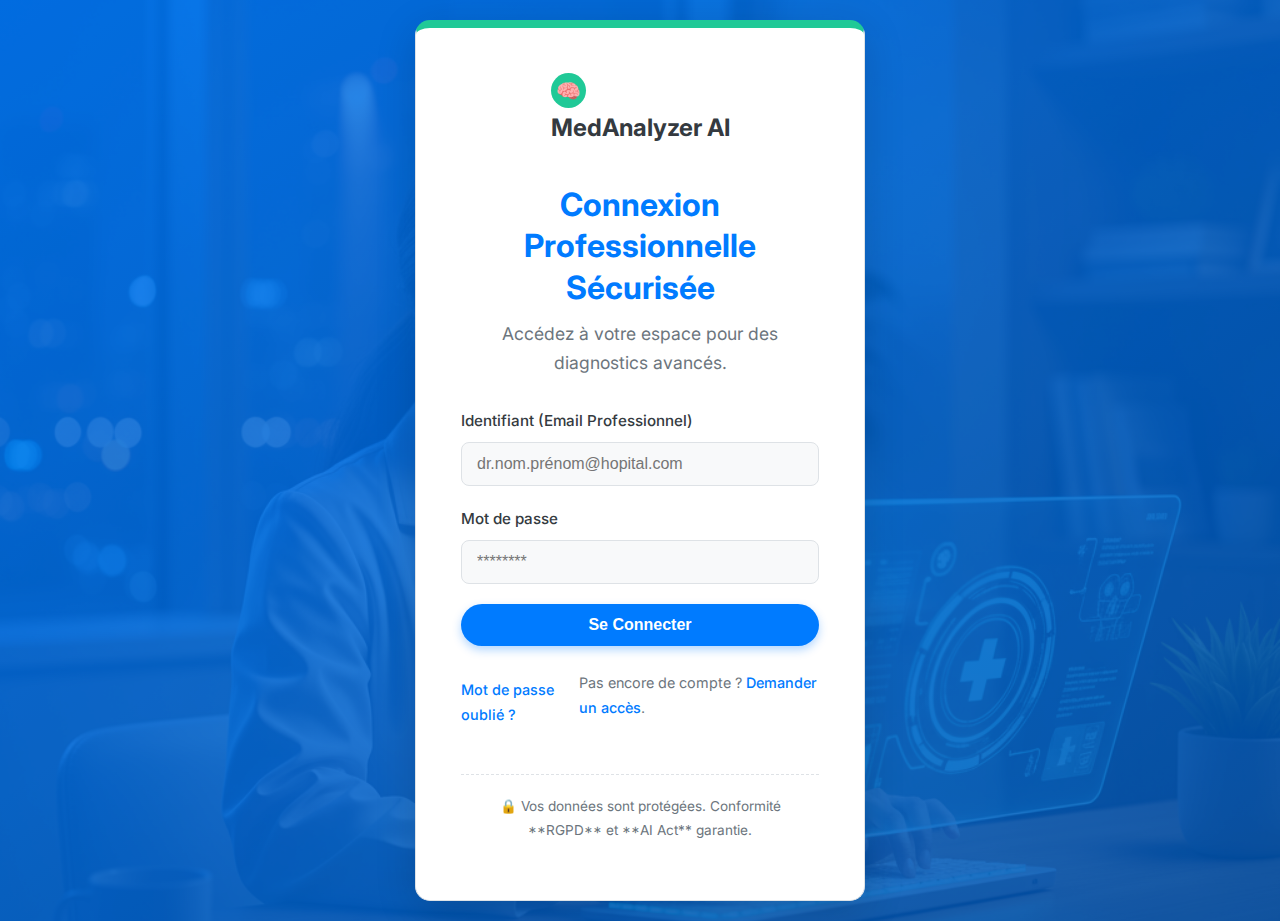
<file: frontend/auth.html>
<!DOCTYPE html>
<html lang="fr">
<head>
    <meta charset="UTF-8">
    <meta name="viewport" content="width=device-width, initial-scale=1.0">
    <title>Connexion - MedAnalyzer AI</title>
    <link rel="stylesheet" href="assets/css/style.css">
</head>
<body class="auth-body">
    <div class="auth-wrapper">
        <div class="auth-card card">
            <div class="logo auth-logo">
                <a href="index.html" class="logo-text">
                    <div class="logo-icon"></div> MedAnalyzer <span>AI</span>
                </a>
            </div>
            
            <h2 class="auth-title">Connexion Professionnelle Sécurisée</h2>
            <p class="auth-subtitle">Accédez à votre espace pour des diagnostics avancés.</p>
            
            <form class="login-form" action="dashboard.html">
                <div class="form-group">
                    <label for="id">Identifiant (Email Professionnel)</label>
                    <input type="email" id="id" name="id" required placeholder="dr.nom.prénom@hopital.com">
                </div>
                <div class="form-group">
                    <label for="password">Mot de passe</label>
                    <input type="password" id="password" name="password" required placeholder="********">
                </div>
                
                <button type="submit" class="btn btn-primary full-width mt-3">Se Connecter</button>
                
                <div class="auth-options mt-4">
                    <a href="#">Mot de passe oublié ?</a>
                    <p class="rgpd-note">Pas encore de compte ? <a href="#">Demander un accès</a>.</p>
                </div>
            </form>
            
            <p class="security-info mt-5">
                🔒 Vos données sont protégées. Conformité **RGPD** et **AI Act** garantie.
            </p>
        </div>
    </div>
    <style>
        /* Styles spécifiques à la page d'authentification */
        .auth-body {
            min-height: 100vh;
            display: flex;
            align-items: center;
            justify-content: center;
            background: linear-gradient(to right bottom, var(--color-primary-blue), #0056b3);
            position: relative;
            overflow: hidden;
        }

        .auth-body::before {
            content: '';
            position: absolute;
            top: 0;
            left: 0;
            width: 100%;
            height: 100%;
            background: url('assets/img/doctor_at_desk.jpg') no-repeat center center;
            background-size: cover;
            opacity: 0.15; /* Très légère opacité pour le fond */
            z-index: 0;
        }

        .auth-wrapper {
            position: relative;
            z-index: 1;
            padding: 20px;
        }
        
        .auth-card {
            max-width: 450px;
            width: 100%;
            padding: 45px;
            text-align: center;
            border-top: 8px solid var(--color-accent-turquoise); /* Accent sur le haut */
            background-color: var(--color-background-white);
            border-radius: 15px;
            box-shadow: 0 10px 40px rgba(0, 0, 0, 0.15);
        }

        .auth-logo {
            justify-content: center;
            margin-bottom: 35px;
            font-size: 1.5em;
        }
        
        .auth-logo .logo-icon {
            background-color: var(--color-accent-turquoise);
        }

        .auth-title {
            font-size: 2em;
            margin-bottom: 10px;
            color: var(--color-primary-blue);
        }
        
        .auth-subtitle {
            font-size: 1.1em;
            color: var(--color-text-light);
            margin-bottom: 30px;
        }
        
        .login-form {
            text-align: left;
        }

        .auth-options {
            display: flex;
            justify-content: space-between;
            align-items: center;
            margin-top: 25px;
            font-size: 0.9em;
            color: var(--color-text-light);
        }

        .auth-options a {
            color: var(--color-primary-blue);
            font-weight: 500;
        }
        
        .auth-options a:hover {
            color: var(--color-accent-turquoise);
        }

        .rgpd-note {
            color: var(--color-text-light);
        }
        
        .security-info {
            margin-top: 40px;
            font-size: 0.85em;
            color: var(--color-text-light);
            border-top: 1px dashed var(--color-border-light);
            padding-top: 20px;
        }
    </style>
</body>
</html>
</file>
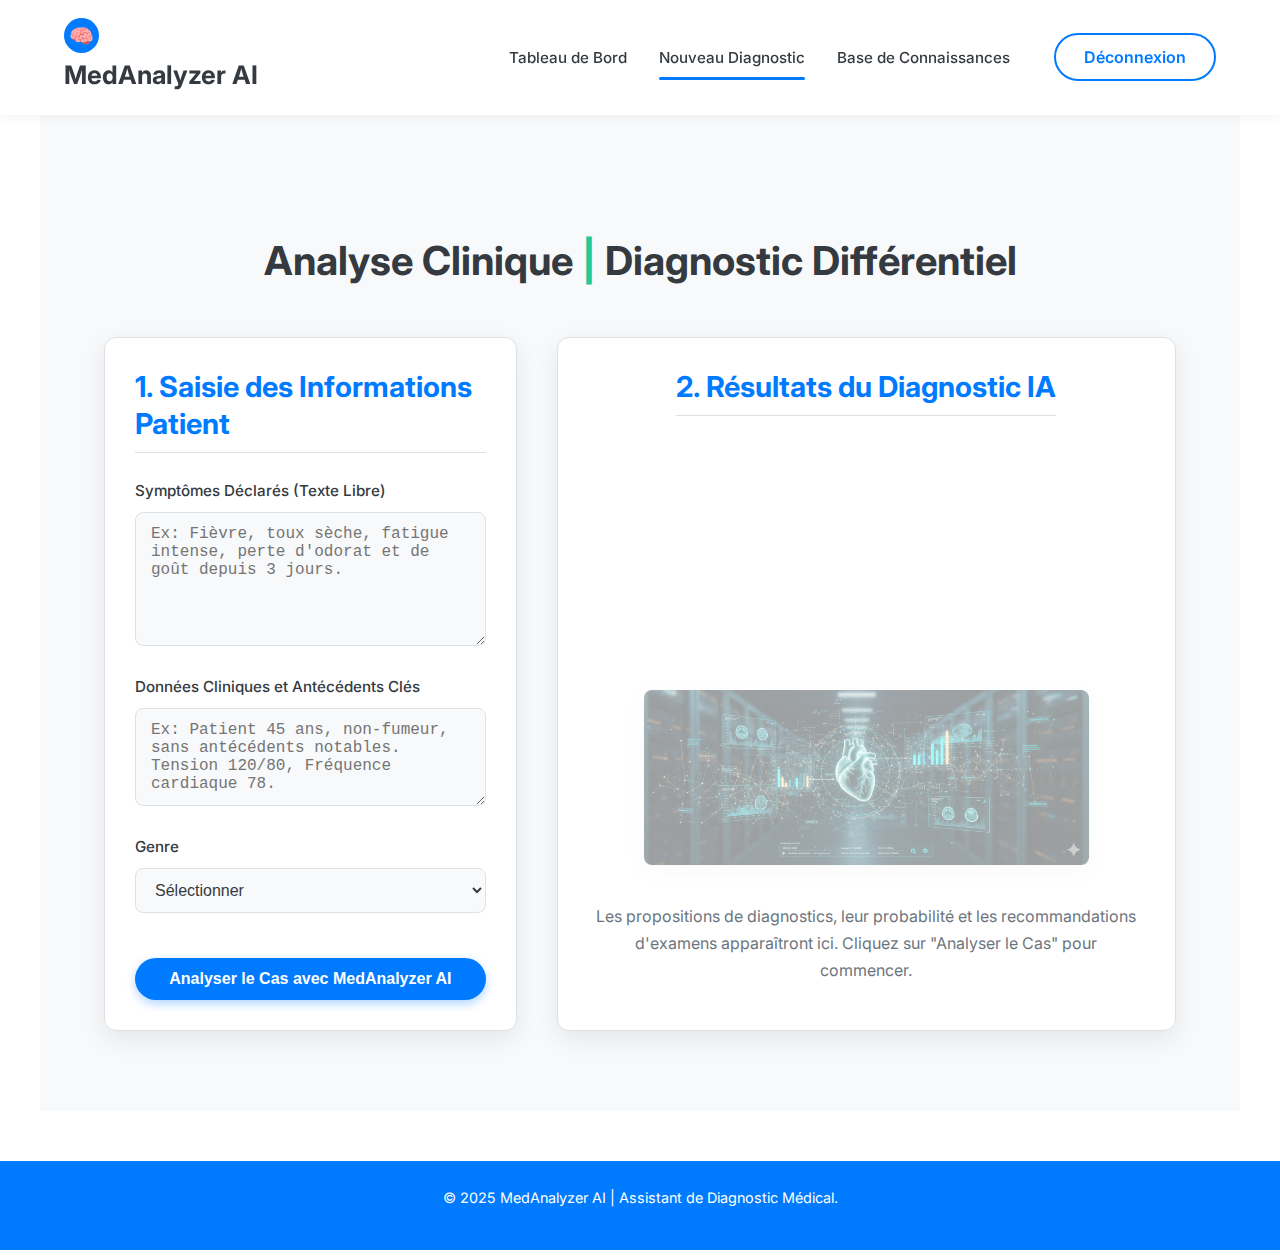
<file: frontend/diagnostic.html>
<!DOCTYPE html>
<html lang="fr">
<head>
    <meta charset="UTF-8">
    <meta name="viewport" content="width=device-width, initial-scale=1.0">
    <title>Diagnostic - MedAnalyzer AI</title>
    <link rel="stylesheet" href="assets/css/style.css">
</head>
<body>
    <header>
        <div class="logo">
            <a href="dashboard.html" class="logo-text">
                <div class="logo-icon"></div> MedAnalyzer <span>AI</span>
            </a>
        </div>
        <nav>
            <a href="dashboard.html">Tableau de Bord</a>
            <a href="#" class="active">Nouveau Diagnostic</a>
            <a href="#">Base de Connaissances</a>
            <a href="auth.html" class="btn btn-outline-primary cta-nav">Déconnexion</a>
        </nav>
    </header>

    <section class="diagnostic-main-section">
        <h2 class="section-title">Analyse Clinique <span style="color:var(--color-accent-turquoise);">|</span> Diagnostic Différentiel</h2>
        
        <div class="diagnostic-grid">
            <div class="data-input-panel card">
                <h3>1. Saisie des Informations Patient</h3>
                <form id="diagnostic-form">
                    <div class="form-group">
                        <label for="symptoms-text">Symptômes Déclarés (Texte Libre)</label>
                        <textarea id="symptoms-text" rows="6" placeholder="Ex: Fièvre, toux sèche, fatigue intense, perte d'odorat et de goût depuis 3 jours."></textarea>
                    </div>
                    
                    <div class="form-group">
                        <label for="structured-data">Données Cliniques et Antécédents Clés</label>
                        <textarea id="structured-data" rows="4" placeholder="Ex: Patient 45 ans, non-fumeur, sans antécédents notables. Tension 120/80, Fréquence cardiaque 78."></textarea>
                    </div>

                    <div class="form-group">
                        <label for="gender">Genre</label>
                        <select id="gender">
                            <option value="">Sélectionner</option>
                            <option value="male">Homme</option>
                            <option value="female">Femme</option>
                            <option value="other">Autre</option>
                        </select>
                    </div>
                    
                    <button type="submit" class="btn btn-primary full-width analyze-btn mt-4">
                        Analyser le Cas avec MedAnalyzer AI
                    </button>
                </form>
            </div>
            
            <div class="results-panel card">
                <h3>2. Résultats du Diagnostic IA</h3>
                
                <div id="loading-state" style="text-align:center; display:none;">
                    <p style="color:var(--color-primary-blue); font-weight: 500;">
                        Analyse intelligente en cours... Votre diagnostic sera prêt en un instant.
                    </p>
                    <div class="loader"></div>
                </div>

                <div id="initial-state">
                    <img src="assets/img/data_vis_ai.jpg" alt="Visualisation de données IA" class="initial-result-image">
                    <p style="color:var(--color-text-light); margin-top:30px;">
                        Les propositions de diagnostics, leur probabilité et les recommandations d'examens
                        apparaîtront ici. Cliquez sur "Analyser le Cas" pour commencer.
                    </p>
                </div>

                <div id="results-display" style="display:none; margin-top: 20px;">
                    <div class="top-result">
                        <span class="confidence-badge">Confiance IA: <span id="confidence-score">92.5%</span></span>
                        <h4 class="text-light">Diagnostic Principal Probable</h4>
                        <h1 class="main-diagnosis">COVID-19 (Classification ICD-10 U07.1)</h1>
                    </div>

                    <div class="differential-list mt-4">
                        <h5 class="text-dark">Autres Diagnostiques Différentiels :</h5>
                        <ul>
                            <li>Syndrome Grippal Sévère <span class="prob-tag secondary">68%</span></li>
                            <li>Rhinite Virale Aiguë <span class="prob-tag low">30%</span></li>
                            <li>Bronchite Aiguë <span class="prob-tag low">15%</span></li>
                        </ul>
                    </div>

                    <div class="action-group mt-5">
                        <a href="explicabilite.html" class="btn btn-secondary">Comprendre le Diagnostic (Explicabilité)</a>
                        <button class="btn btn-outline-primary">Recommandations d'Examens Complémentaires</button>
                    </div>
                </div>
            </div>
        </div>
    </section>

    <footer>
        <p>&copy; 2025 MedAnalyzer AI | Assistant de Diagnostic Médical.</p>
    </footer>

    <style>
        /* Styles spécifiques à la page de diagnostic */
        .diagnostic-main-section {
            padding-top: 120px;
            background-color: var(--color-background-lightgrey);
        }
        
        .diagnostic-main-section .section-title {
            color: var(--color-text-dark);
        }

        .diagnostic-grid {
            display: grid;
            grid-template-columns: 1.2fr 1.8fr; /* Saisie un peu moins large, Résultats plus large */
            gap: 40px;
        }

        .data-input-panel h3, .results-panel h3 {
            color: var(--color-primary-blue);
            margin-bottom: 25px;
            padding-bottom: 10px;
            border-bottom: 1px solid var(--color-border-light);
        }

        .data-input-panel {
            min-height: 650px; /* Pour unifier la hauteur */
        }
        
        .results-panel {
            text-align: center;
            display: flex;
            flex-direction: column;
            justify-content: space-between;
            align-items: center;
        }

        .analyze-btn {
            margin-top: 25px;
        }

        .initial-result-image {
            max-width: 80%;
            margin-top: 20px;
            opacity: 0.4;
            border-radius: 8px;
            box-shadow: 0 5px 20px rgba(0, 0, 0, 0.05);
        }

        /* Résultats affichés */
        #results-display {
            width: 100%;
            display: flex;
            flex-direction: column;
            align-items: center;
        }

        .top-result {
            margin-bottom: 30px;
            padding: 25px;
            background-color: var(--color-background-white);
            border: 2px solid var(--color-primary-blue);
            border-radius: 12px;
            box-shadow: 0 8px 20px rgba(0, 123, 255, 0.15);
            width: 100%;
        }

        .confidence-badge {
            background-color: var(--color-accent-turquoise);
            color: white;
            padding: 5px 15px;
            border-radius: 50px;
            font-size: 0.9em;
            font-weight: 600;
            display: inline-block;
            margin-bottom: 15px;
        }

        .top-result h4 {
            font-weight: 400;
            color: var(--color-text-light);
            font-size: 1.1em;
            margin-bottom: 5px;
        }

        .main-diagnosis {
            color: var(--color-primary-blue);
            font-size: 2.5em;
            margin-top: 5px;
            font-weight: 700;
        }

        .differential-list {
            text-align: left;
            width: 100%;
        }

        .differential-list h5 {
            color: var(--color-text-dark);
            margin-bottom: 15px;
            font-size: 1.2em;
        }

        .differential-list ul {
            list-style: none;
            padding-left: 0;
        }
        
        .differential-list li {
            background-color: var(--color-background-white);
            padding: 12px 20px;
            margin-bottom: 10px;
            border-radius: 8px;
            display: flex;
            justify-content: space-between;
            align-items: center;
            border: 1px solid var(--color-border-light);
            box-shadow: 0 2px 8px rgba(0, 0, 0, 0.03);
            font-weight: 500;
            color: var(--color-text-dark);
        }

        .prob-tag {
            padding: 5px 12px;
            border-radius: 20px;
            font-size: 0.85em;
            font-weight: 600;
        }
        
        .prob-tag.low { background-color: #FEEBCF; color: #DC6900; } /* Orange doux */
        .prob-tag.secondary { background-color: #CCE5FF; color: var(--color-primary-blue); } /* Bleu doux */

        .action-group {
            display: flex;
            justify-content: space-around;
            width: 100%;
            gap: 20px;
        }
        
        /* Loader */
        .loader {
            border: 5px solid var(--color-border-light);
            border-top: 5px solid var(--color-primary-blue);
            border-radius: 50%;
            width: 40px;
            height: 40px;
            animation: spin 1s linear infinite;
            margin: 30px auto;
        }

        @keyframes spin {
            0% { transform: rotate(0deg); }
            100% { transform: rotate(360deg); }
        }
    </style>
    
    <script>
        document.getElementById('diagnostic-form').addEventListener('submit', function(event) {
            event.preventDefault();
            
            document.getElementById('initial-state').style.display = 'none';
            document.getElementById('results-display').style.display = 'none';
            document.getElementById('loading-state').style.display = 'block';

            setTimeout(function() {
                document.getElementById('loading-state').style.display = 'none';
                document.getElementById('results-display').style.display = 'flex'; // Utiliser flex pour centrer
            }, 1200); // Temps légèrement augmenté pour l'effet visuel
        });
    </script>
</body>
</html>
</file>
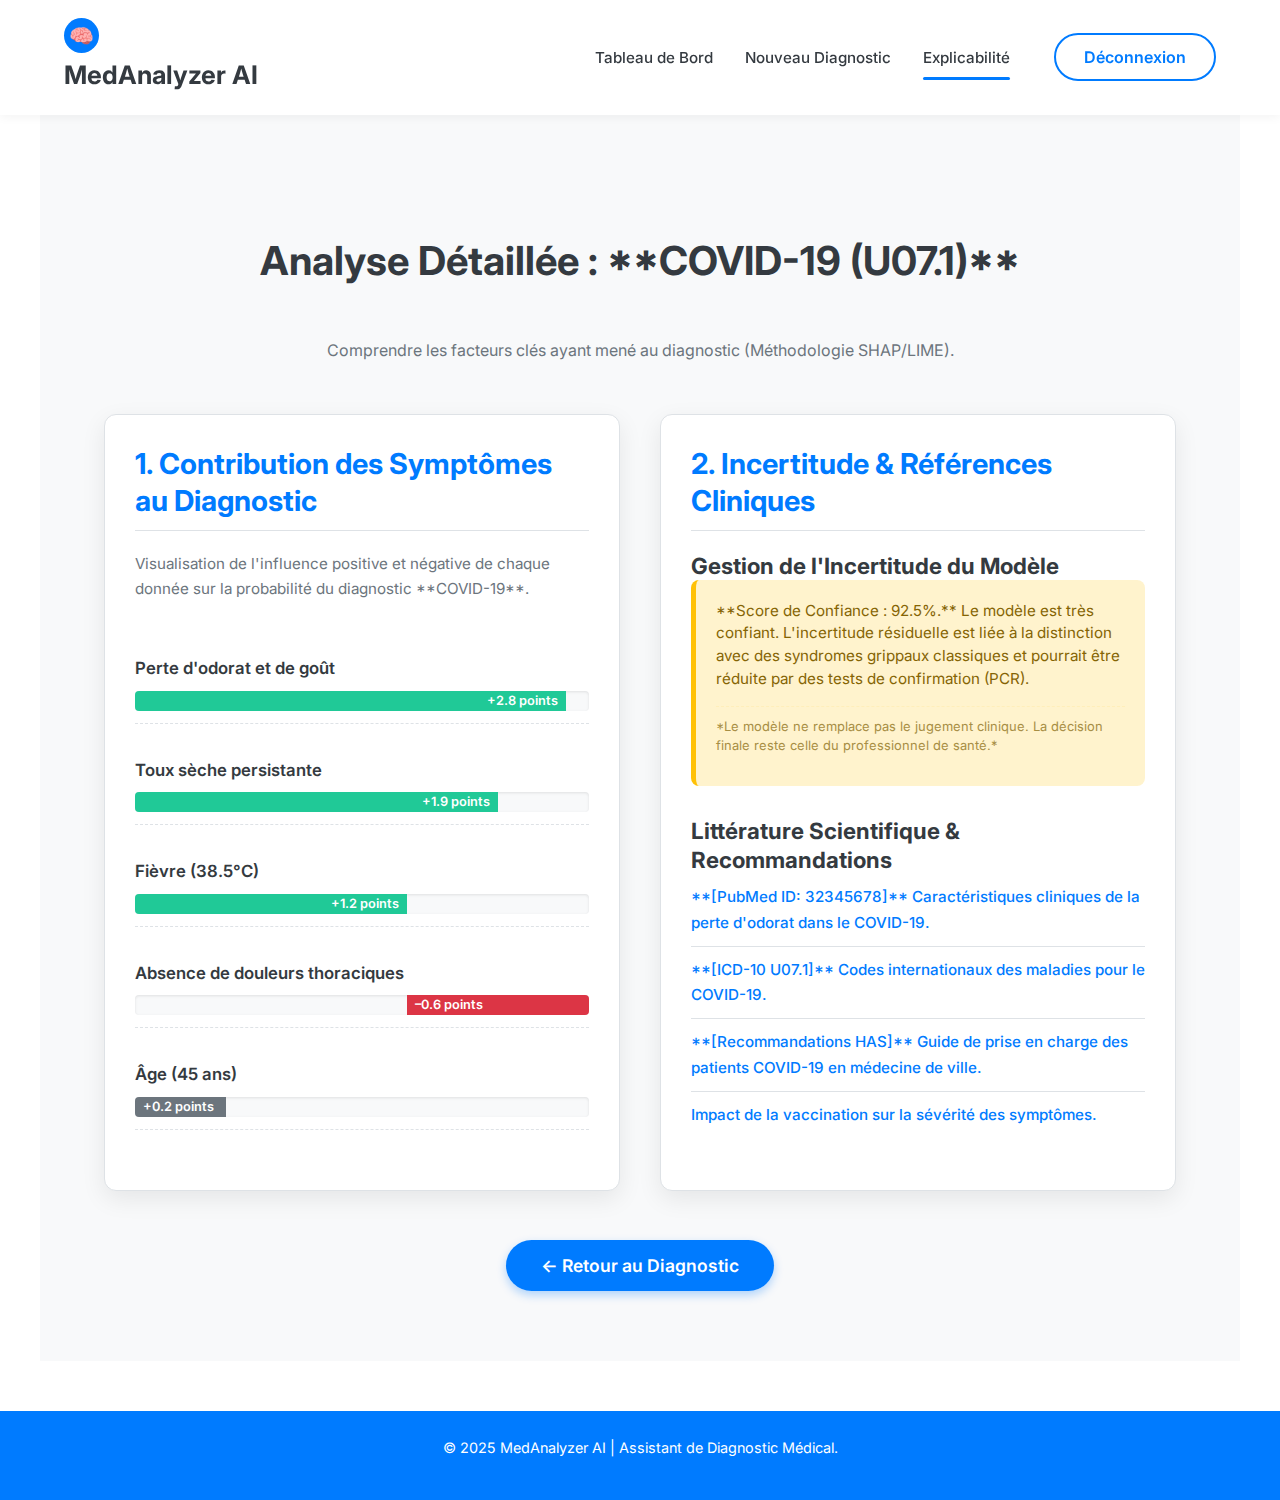
<file: frontend/explicabilite.html>
<!DOCTYPE html>
<html lang="fr">
<head>
    <meta charset="UTF-8">
    <meta name="viewport" content="width=device-width, initial-scale=1.0">
    <title>Explicabilité - MedAnalyzer AI</title>
    <link rel="stylesheet" href="assets/css/style.css">
</head>
<body>
    <header>
        <div class="logo">
            <a href="dashboard.html" class="logo-text">
                <div class="logo-icon"></div> MedAnalyzer <span>AI</span>
            </a>
        </div>
        <nav>
            <a href="dashboard.html">Tableau de Bord</a>
            <a href="diagnostic.html">Nouveau Diagnostic</a>
            <a href="#" class="active">Explicabilité</a>
            <a href="auth.html" class="btn btn-outline-primary cta-nav">Déconnexion</a>
        </nav>
    </header>

    <section class="explicability-main-section">
        <h2 class="section-title">Analyse Détaillée : **COVID-19 (U07.1)**</h2>
        <p class="subtitle" style="text-align:center; color: var(--color-text-light); margin-bottom: 50px;">
            Comprendre les facteurs clés ayant mené au diagnostic (Méthodologie SHAP/LIME).
        </p>

        <div class="explicability-grid">
            
            <div class="factors-panel card">
                <h3>1. Contribution des Symptômes au Diagnostic</h3>
                <p class="panel-description">
                    Visualisation de l'influence positive et négative de chaque donnée sur la probabilité du diagnostic **COVID-19**.
                </p>
                <div class="influence-list">
                    <div class="influence-item positive">
                        <span>Perte d'odorat et de goût</span>
                        <div class="bar-container"><div class="bar" style="width: 95%;">+2.8 points</div></div>
                    </div>
                    <div class="influence-item positive">
                        <span>Toux sèche persistante</span>
                        <div class="bar-container"><div class="bar" style="width: 80%;">+1.9 points</div></div>
                    </div>
                    <div class="influence-item positive">
                        <span>Fièvre (38.5°C)</span>
                        <div class="bar-container"><div class="bar" style="width: 60%;">+1.2 points</div></div>
                    </div>
                    <div class="influence-item negative">
                        <span>Absence de douleurs thoraciques</span>
                        <div class="bar-container"><div class="bar" style="width: 40%;">–0.6 points</div></div>
                    </div>
                    <div class="influence-item neutral">
                        <span>Âge (45 ans)</span>
                        <div class="bar-container"><div class="bar" style="width: 20%;">+0.2 points</div></div>
                    </div>
                </div>
            </div>

            <div class="references-panel card">
                <h3>2. Incertitude & Références Cliniques</h3>
                
                <h4>Gestion de l'Incertitude du Modèle</h4>
                <div class="uncertainty-box">
                    <p>
                        **Score de Confiance : 92.5%.** Le modèle est très confiant. L'incertitude résiduelle est liée à la distinction avec des syndromes grippaux classiques et pourrait être réduite par des tests de confirmation (PCR).
                    </p>
                    <p class="small-text">
                        *Le modèle ne remplace pas le jugement clinique. La décision finale reste celle du professionnel de santé.*
                    </p>
                </div>
                
                <h4 class="mt-4">Littérature Scientifique & Recommandations</h4>
                <ul class="pubmed-list">
                    <li><a href="#">**[PubMed ID: 32345678]** Caractéristiques cliniques de la perte d'odorat dans le COVID-19.</a></li>
                    <li><a href="#">**[ICD-10 U07.1]** Codes internationaux des maladies pour le COVID-19.</a></li>
                    <li><a href="#">**[Recommandations HAS]** Guide de prise en charge des patients COVID-19 en médecine de ville.</a></li>
                    <li><a href="#">Impact de la vaccination sur la sévérité des symptômes.</a></li>
                </ul>
            </div>
        </div>
        
        <div style="text-align:center; margin-top: 60px;">
            <a href="diagnostic.html" class="btn btn-primary btn-large">← Retour au Diagnostic</a>
        </div>
    </section>

    <footer>
        <p>&copy; 2025 MedAnalyzer AI | Assistant de Diagnostic Médical.</p>
    </footer>

    <style>
        /* Styles spécifiques à la page d'explicabilité */
        .explicability-main-section {
            padding-top: 120px;
            background-color: var(--color-background-lightgrey);
        }
        
        .explicability-main-section .section-title {
            color: var(--color-text-dark);
        }

        .explicability-grid {
            display: grid;
            grid-template-columns: 1fr 1fr;
            gap: 40px;
        }

        .factors-panel h3, .references-panel h3 {
            color: var(--color-primary-blue);
            margin-bottom: 20px;
            padding-bottom: 10px;
            border-bottom: 1px solid var(--color-border-light);
        }
        
        .panel-description {
            color: var(--color-text-light);
            margin-bottom: 30px;
            font-size: 0.95em;
        }

        .influence-list {
            padding: 10px 0;
        }

        .influence-item {
            margin-bottom: 20px;
            padding: 12px 0;
            border-bottom: 1px dashed var(--color-border-light);
        }

        .influence-item span {
            display: block;
            font-weight: 600;
            color: var(--color-text-dark);
            margin-bottom: 8px;
            font-size: 1.05em;
        }
        
        .bar-container {
            background-color: var(--color-background-lightgrey);
            border-radius: 4px;
            height: 20px;
            overflow: hidden;
            position: relative;
            box-shadow: inset 0 1px 3px rgba(0, 0, 0, 0.1);
        }

        .bar {
            height: 100%;
            line-height: 20px;
            font-size: 0.8em;
            color: var(--color-background-white);
            text-align: right;
            padding-right: 8px;
            font-weight: 600;
        }

        .positive .bar {
            background-color: var(--color-accent-turquoise);
        }
        .positive-minor .bar {
            background-color: var(--color-primary-blue);
        }

        .negative .bar-container {
            background-color: var(--color-background-lightgrey);
            direction: rtl; /* Pour faire partir la barre de droite à gauche */
        }

        .negative .bar {
            background-color: #DC3545; /* Rouge pour l'impact négatif */
            text-align: left;
            padding-left: 8px;
            direction: ltr;
        }
        .neutral .bar { /* Pour les facteurs peu influents */
            background-color: var(--color-text-light);
            text-align: left;
            padding-left: 8px;
        }
        
        /* Références */
        .uncertainty-box {
            padding: 20px;
            background-color: #FFF3CD; /* Jaune doux pour l'attention */
            border-left: 5px solid #FFC107; /* Jaune plus vif */
            margin-bottom: 30px;
            border-radius: 8px;
            color: #856404; /* Texte sombre pour le jaune */
            font-size: 0.95em;
        }

        .uncertainty-box p {
            margin-bottom: 10px;
            line-height: 1.5;
        }
        
        .uncertainty-box .small-text {
            font-size: 0.85em;
            color: #a78e44;
            margin-top: 15px;
            border-top: 1px dashed #ffeeba;
            padding-top: 10px;
        }

        .pubmed-list {
            list-style: none;
            padding-left: 0;
        }

        .pubmed-list li {
            padding: 10px 0;
            border-bottom: 1px solid var(--color-border-light);
        }
        
        .pubmed-list li:last-child {
            border-bottom: none;
        }

        .pubmed-list a {
            color: var(--color-primary-blue);
            font-size: 0.95em;
            display: block;
            font-weight: 500;
        }

        .pubmed-list a:hover {
            color: var(--color-accent-turquoise);
            text-decoration: underline;
        }
    </style>
</body>
</html>
</file>
<file: frontend/assets/css/style.css>
/* =========================================================
   Variables et Fonts
   ========================================================= */
@import url('https://fonts.googleapis.com/css2?family=Inter:wght@300;400;500;600;700&display=swap');

:root {
    /* Couleurs Thème Lumineux/Médical */
    --color-primary-blue: #007BFF;   /* Bleu Principal (comme l'exemple) */
    --color-accent-turquoise: #20C997; /* Turquoise (Innovation/IA) */
    --color-text-dark: #343A40;      /* Texte sombre */
    --color-text-light: #6C757D;     /* Texte secondaire/gris */
    --color-background-white: #FFFFFF; /* Fond blanc */
    --color-background-lightgrey: #F8F9FA; /* Fond gris clair pour sections */
    --color-border-light: #DEE2E6;   /* Bordures légères */
    --color-success: #28A745;        /* Succès */
    --color-info: #17A2B8;           /* Info */

    /* Typographie */
    --font-heading: 'Inter', sans-serif;
    --font-body: 'Inter', sans-serif;
}

* {
    margin: 0;
    padding: 0;
    box-sizing: border-box;
}

body {
    background-color: var(--color-background-white);
    color: var(--color-text-dark);
    line-height: 1.7;
    font-family: var(--font-body);
    font-size: 16px;
}

h1, h2, h3, h4, h5, h6 {
    font-family: var(--font-heading);
    color: var(--color-text-dark);
    font-weight: 700;
    line-height: 1.3;
}

h1 { font-size: 2.8em; }
h2 { font-size: 2.2em; }
h3 { font-size: 1.8em; }
h4 { font-size: 1.4em; }

a {
    text-decoration: none;
    color: var(--color-primary-blue);
    transition: color 0.3s;
}

a:hover {
    color: var(--color-accent-turquoise);
}

p {
    margin-bottom: 1em;
}

/* =========================================================
   Boutons et CTAs
   ========================================================= */
.btn {
    padding: 12px 28px;
    border-radius: 50px; /* Bords arrondis pour un look plus doux */
    font-weight: 600;
    cursor: pointer;
    transition: all 0.3s ease;
    border: none;
    font-size: 1em;
}

.btn-primary {
    background-color: var(--color-primary-blue);
    color: var(--color-background-white);
    box-shadow: 0 4px 10px rgba(0, 123, 255, 0.3);
}

.btn-primary:hover {
    background-color: #0069d9;
    box-shadow: 0 6px 15px rgba(0, 123, 255, 0.4);
    transform: translateY(-2px);
}

.btn-secondary {
    background-color: var(--color-accent-turquoise);
    color: var(--color-background-white);
    box-shadow: 0 4px 10px rgba(32, 201, 151, 0.3);
}

.btn-secondary:hover {
    background-color: #1aa27a;
    box-shadow: 0 6px 15px rgba(32, 201, 151, 0.4);
    transform: translateY(-2px);
}

.btn-outline-primary {
    background-color: transparent;
    color: var(--color-primary-blue);
    border: 2px solid var(--color-primary-blue);
}

.btn-outline-primary:hover {
    background-color: var(--color-primary-blue);
    color: var(--color-background-white);
}

.btn-large {
    padding: 15px 35px;
    font-size: 1.1em;
}

.full-width {
    width: 100%;
}

/* =========================================================
   Header et Navigation
   ========================================================= */
header {
    background-color: var(--color-background-white);
    padding: 18px 5%;
    display: flex;
    justify-content: space-between;
    align-items: center;
    position: sticky; /* ou fixed si vous voulez qu'il défile */
    top: 0;
    width: 100%;
    z-index: 100;
    box-shadow: 0 2px 10px rgba(0, 0, 0, 0.05);
}

.logo {
    display: flex;
    align-items: center;
    font-size: 1.6em;
    font-weight: 700;
    color: var(--color-primary-blue);
    font-family: var(--font-heading);
}

.logo-icon {
    width: 35px;
    height: 35px;
    margin-right: 8px;
    /* Style du logo inspiré par votre image mais adapté aux couleurs */
    background-color: var(--color-primary-blue); /* Fond du cercle */
    border-radius: 50%;
    position: relative;
    display: flex;
    align-items: center;
    justify-content: center;
}

.logo-icon::before {
    content: '🧠'; /* Ou une petite icône SVG d'IA */
    font-size: 20px;
    line-height: 1;
    color: var(--color-background-white);
}


.logo-text {
    color: var(--color-text-dark); /* Texte du logo en sombre */
    transition: color 0.3s;
}

.logo-text:hover {
    color: var(--color-primary-blue);
}

nav a {
    color: var(--color-text-dark);
    margin-left: 28px;
    padding: 5px 0;
    position: relative;
    font-size: 0.95em;
    font-weight: 500;
}

nav a::after {
    content: '';
    display: block;
    width: 0;
    height: 3px;
    background: var(--color-primary-blue);
    transition: width 0.3s;
    position: absolute;
    bottom: -8px;
    left: 0;
    border-radius: 3px;
}

nav a:hover::after, nav a.active::after {
    width: 100%;
}

.cta-nav {
    margin-left: 40px;
}

/* =========================================================
   Sections Générales
   ========================================================= */
section {
    padding: 80px 5%;
    max-width: 1200px;
    margin: 0 auto;
}

.section-title {
    text-align: center;
    font-size: 2.5em;
    margin-bottom: 50px;
    color: var(--color-primary-blue);
}

/* =========================================================
   Cartes et Conteneurs
   ========================================================= */
.card {
    background-color: var(--color-background-white);
    border-radius: 12px;
    padding: 30px;
    box-shadow: 0 8px 25px rgba(0, 0, 0, 0.08);
    border: 1px solid var(--color-border-light);
    transition: transform 0.3s ease, box-shadow 0.3s ease;
}

.card:hover {
    transform: translateY(-5px);
    box-shadow: 0 12px 30px rgba(0, 0, 0, 0.12);
}

/* =========================================================
   Formulaires (Commun à Auth et Diagnostic)
   ========================================================= */
.form-group {
    margin-bottom: 20px;
    text-align: left;
}

.form-group label {
    display: block;
    margin-bottom: 8px;
    font-weight: 500;
    color: var(--color-text-dark);
    font-size: 0.95em;
}

.form-group input, .form-group textarea, .form-group select {
    width: 100%;
    padding: 12px 15px;
    background-color: var(--color-background-lightgrey);
    border: 1px solid var(--color-border-light);
    border-radius: 8px;
    color: var(--color-text-dark);
    font-size: 1em;
    transition: border-color 0.3s, box-shadow 0.3s;
}

.form-group input:focus, .form-group textarea:focus, .form-group select:focus {
    border-color: var(--color-primary-blue);
    outline: none;
    box-shadow: 0 0 0 3px rgba(0, 123, 255, 0.2);
    background-color: var(--color-background-white);
}

/* =========================================================
   Générique au Pied de Page
   ========================================================= */
footer {
    background-color: var(--color-primary-blue);
    color: var(--color-background-white);
    text-align: center;
    padding: 25px 5%;
    font-size: 0.9em;
    margin-top: 50px;
}
</file>
